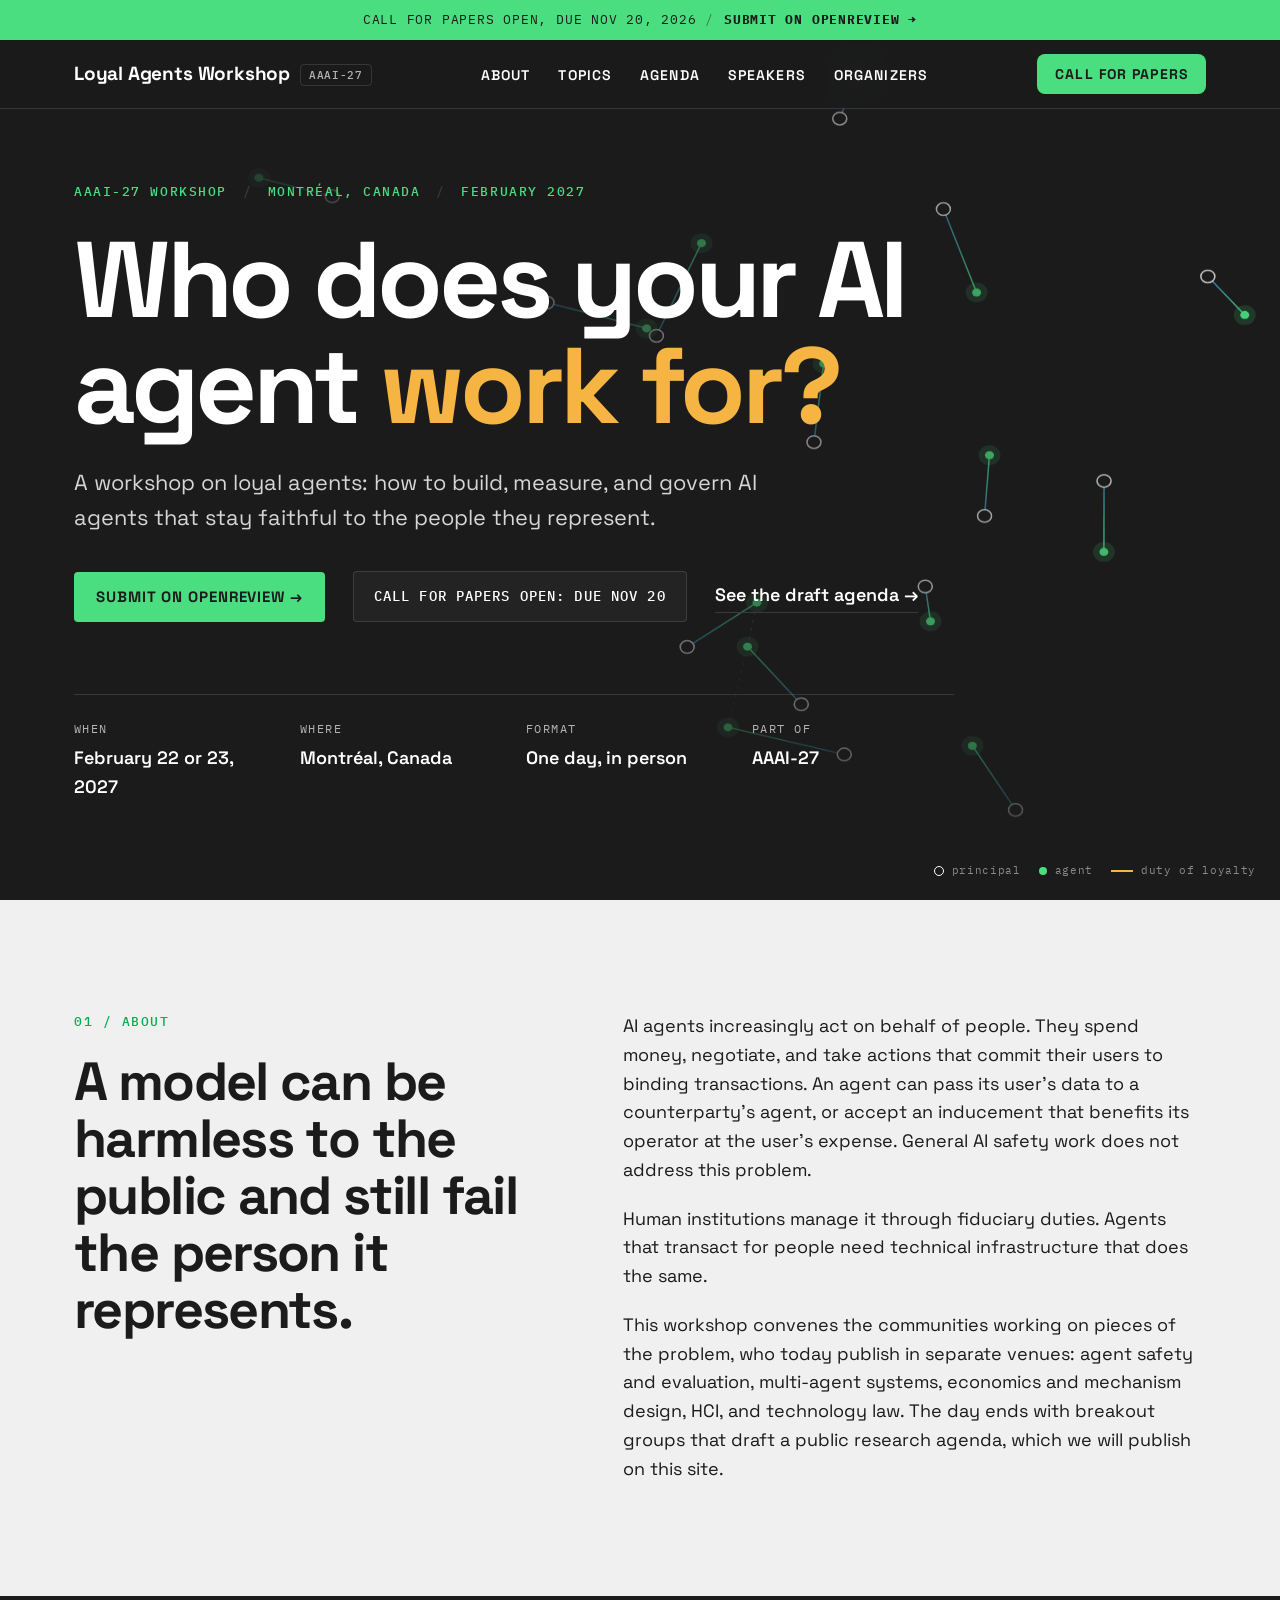
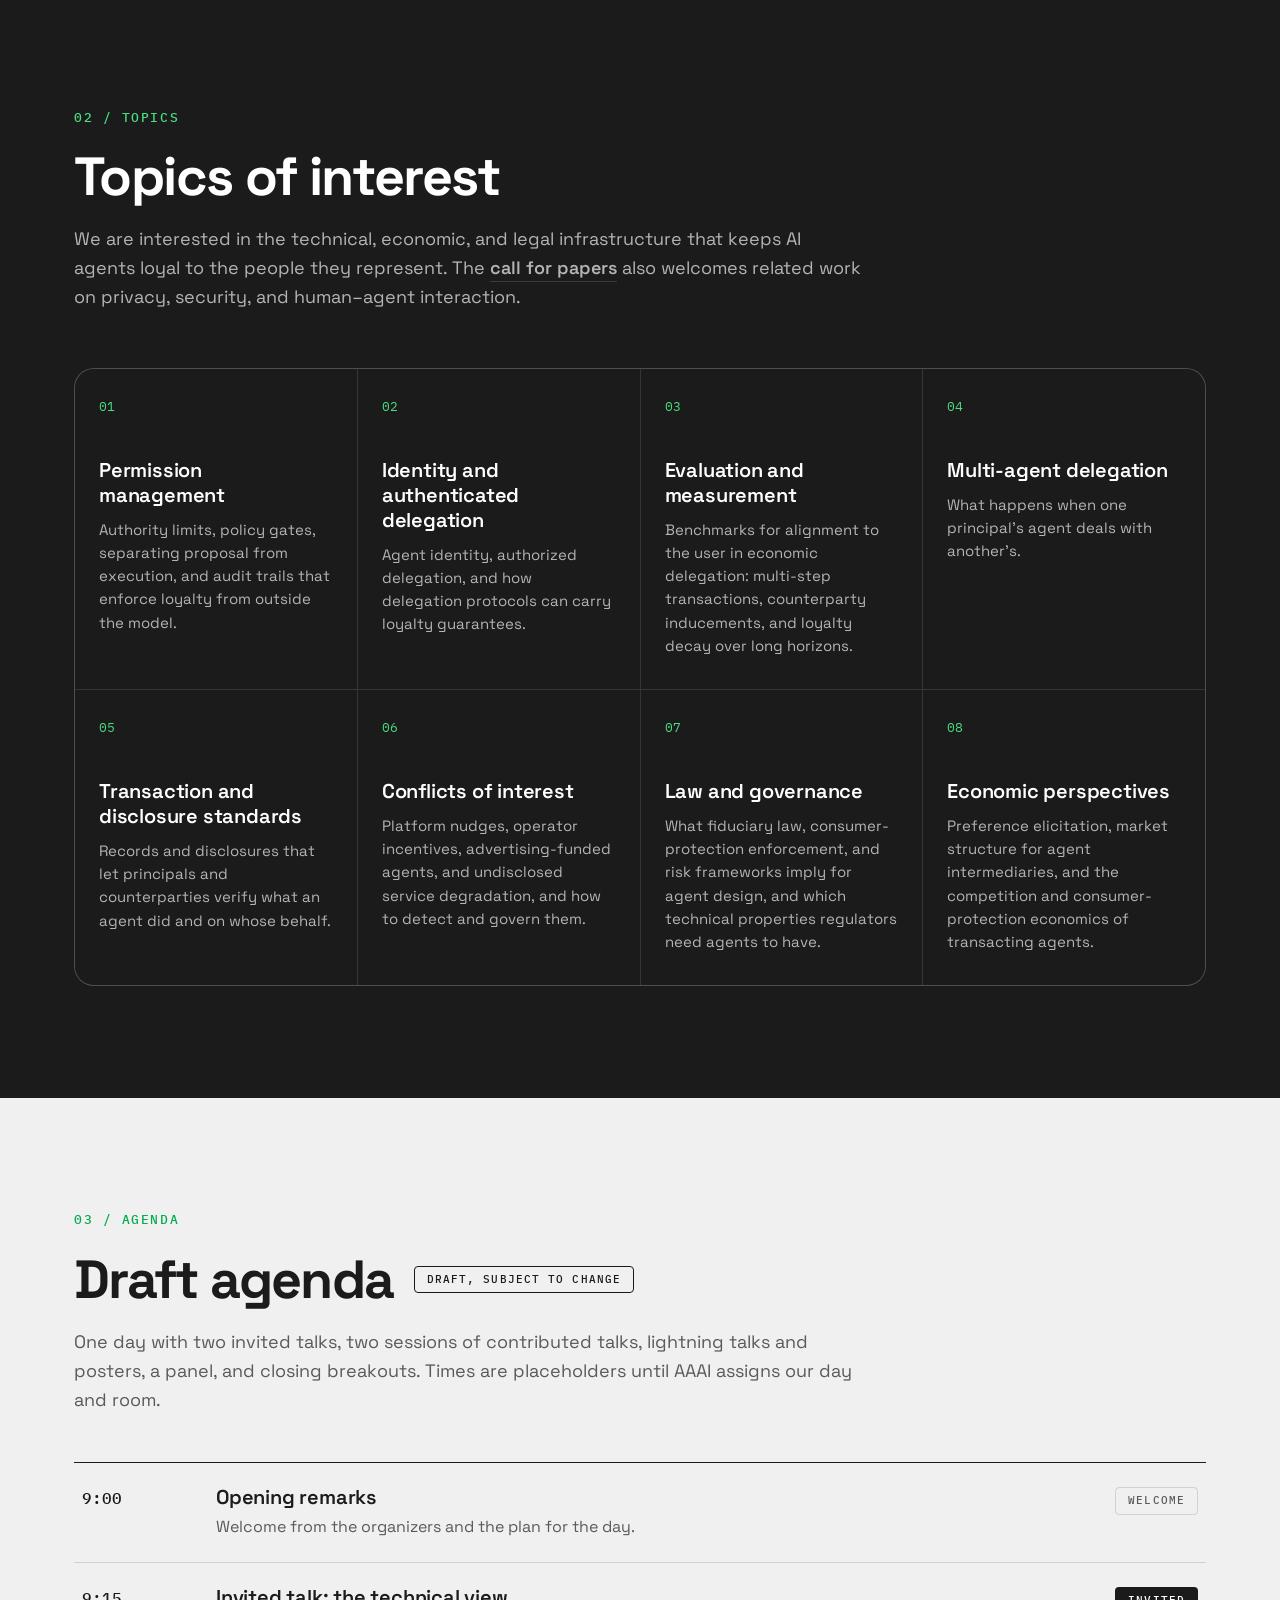
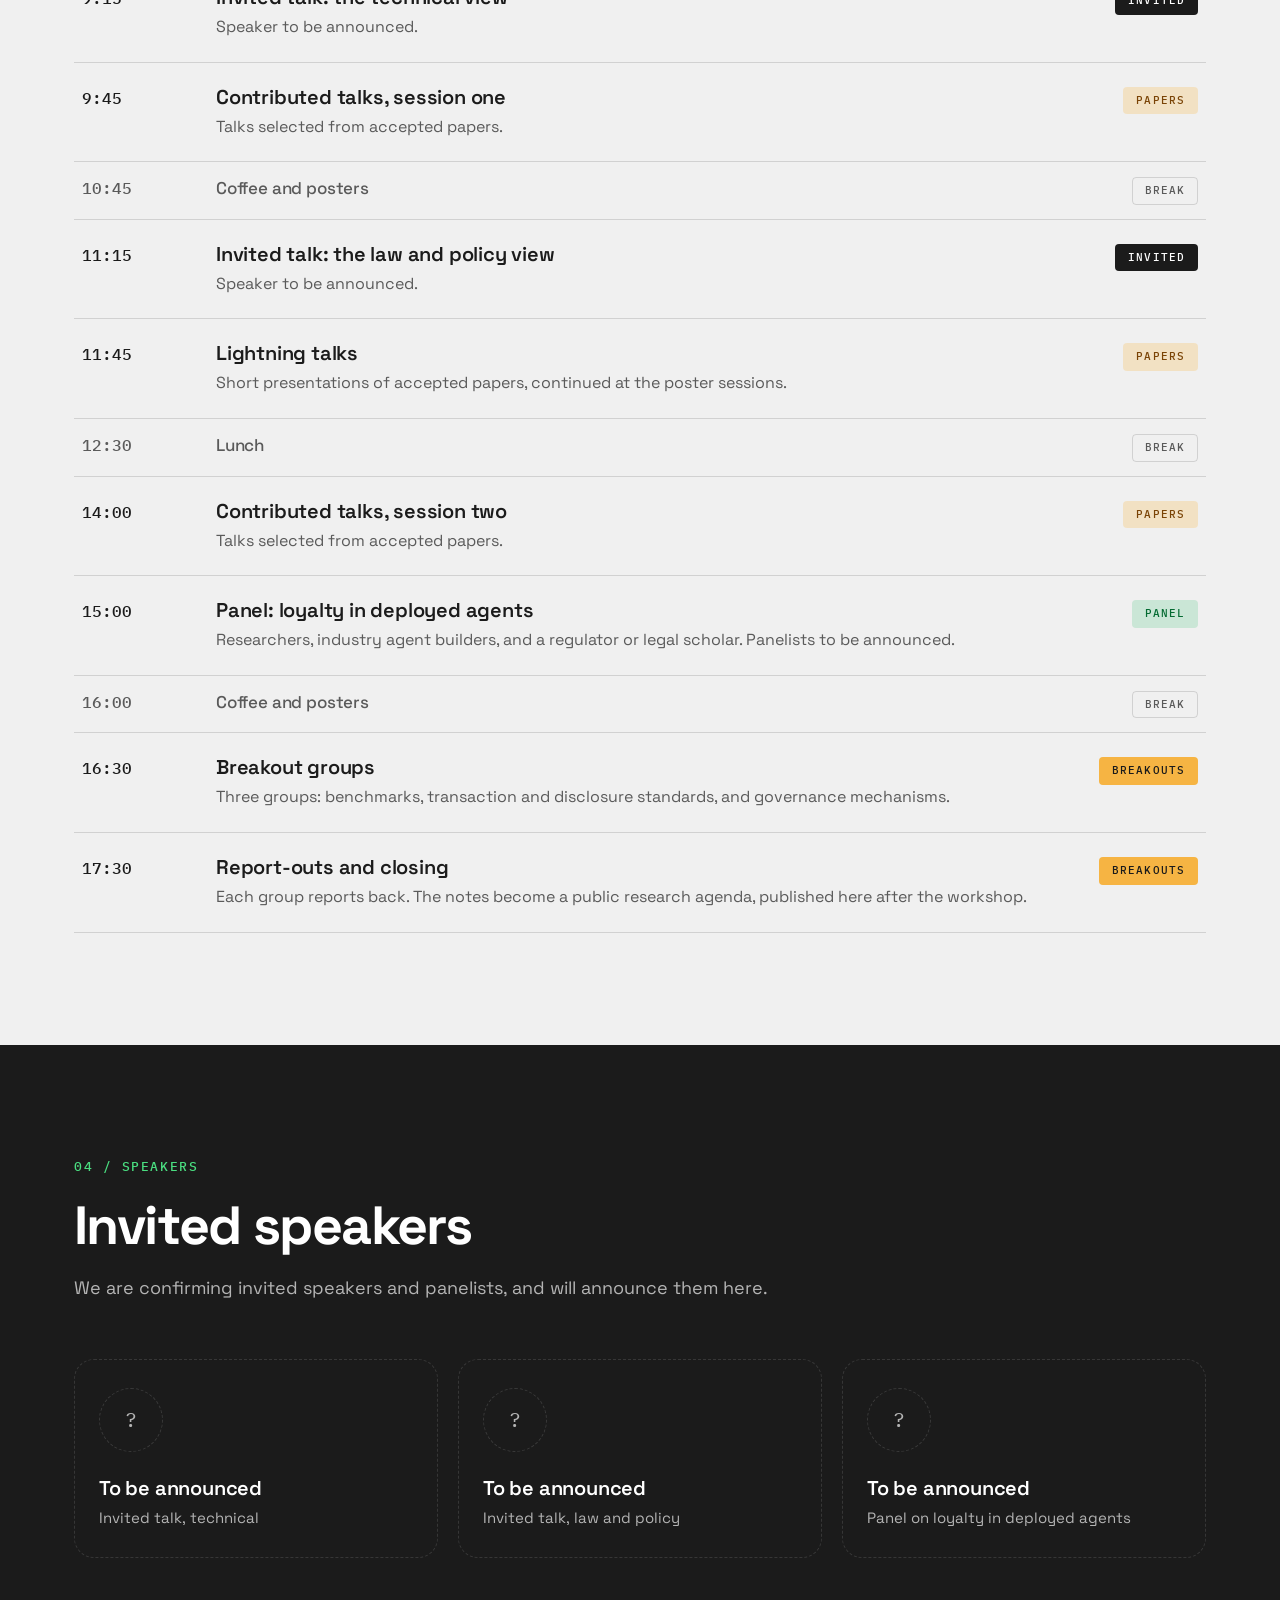
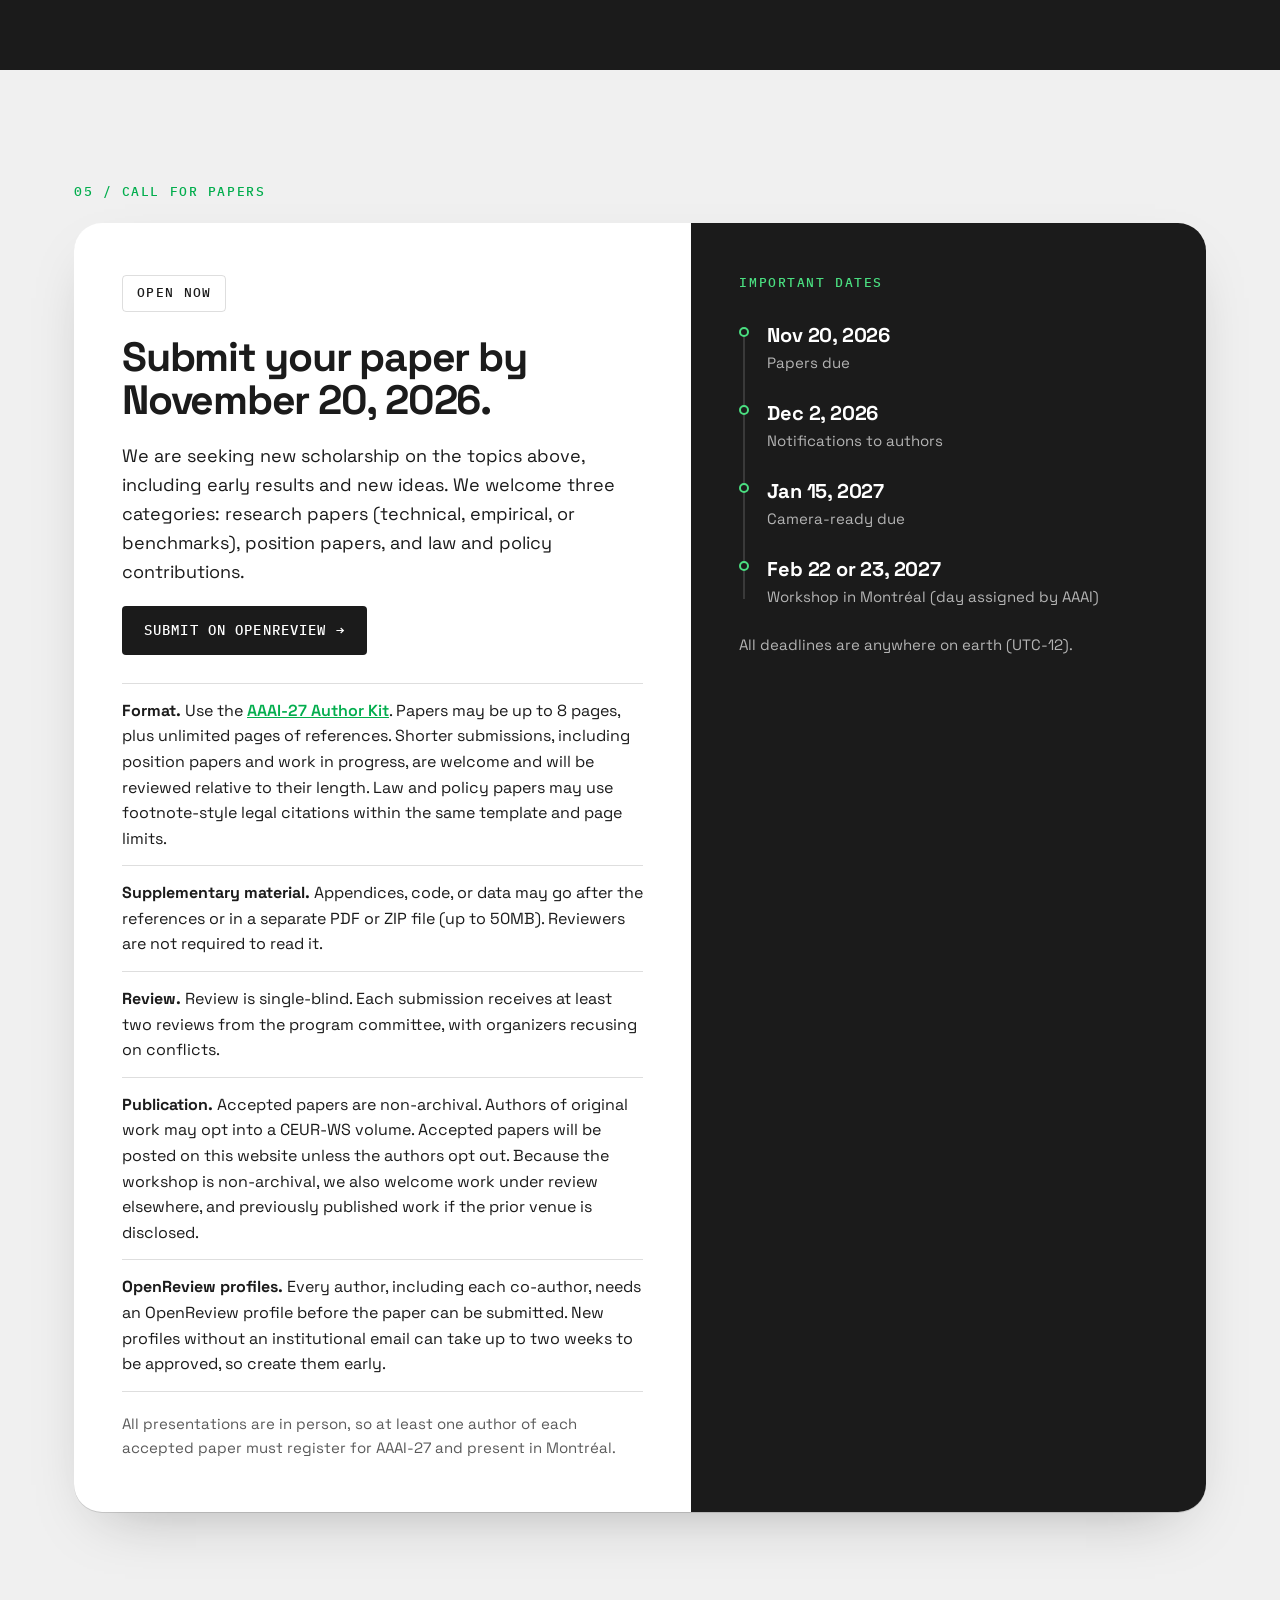
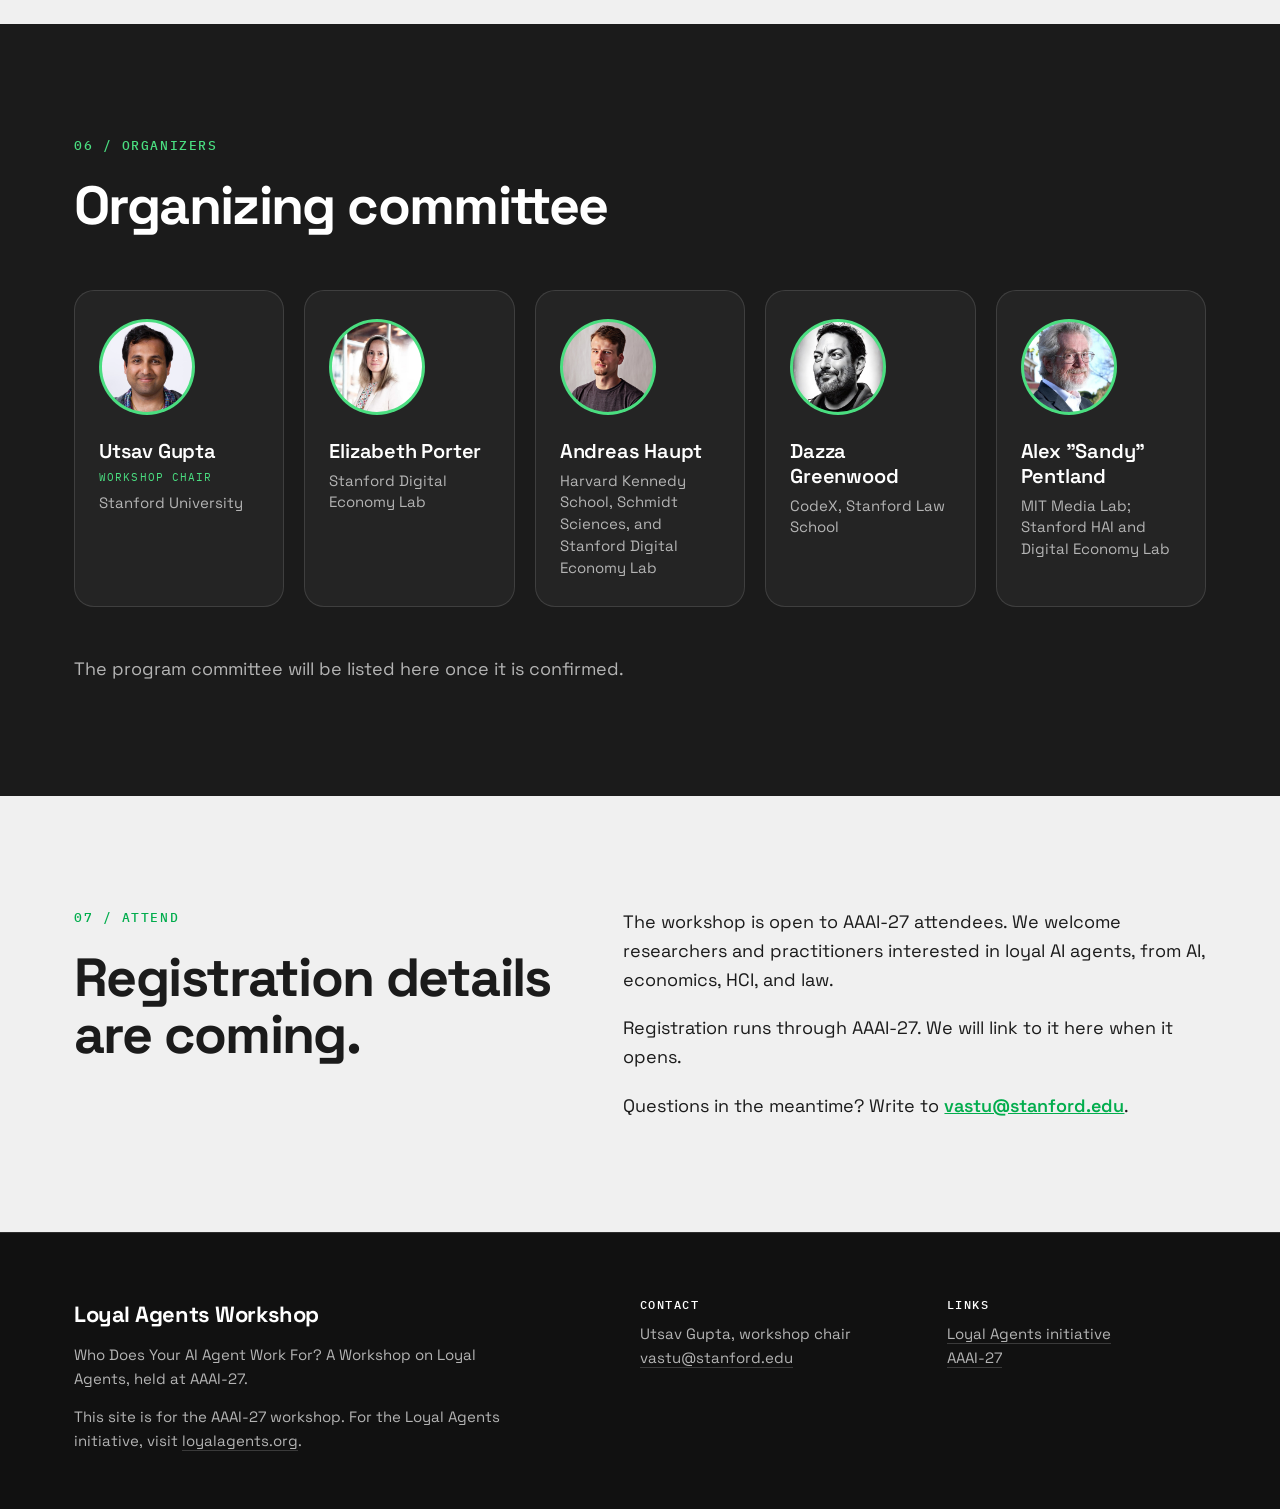
<file: index.html>
<!DOCTYPE html>
<html lang="en">
<head>
  <meta charset="UTF-8">
  <meta name="viewport" content="width=device-width, initial-scale=1">
  <title>Who Does Your AI Agent Work For? A Workshop on Loyal Agents | AAAI-27</title>
  <meta name="description" content="Who Does Your AI Agent Work For? A one-day AAAI-27 workshop on building, measuring, and governing AI agents that stay loyal to the people they represent. Montréal, February 2027. Call for papers open until November 20, 2026.">
  <link rel="canonical" href="https://loyalagents.github.io/aaai27/">
  <meta property="og:site_name" content="Loyal Agents Workshop at AAAI-27">
  <meta property="og:title" content="Who Does Your AI Agent Work For? A Workshop on Loyal Agents | AAAI-27">
  <meta property="og:description" content="A one-day AAAI-27 workshop in Montréal, February 2027. Submissions are open on OpenReview until November 20, 2026.">
  <meta property="og:type" content="website">
  <meta property="og:url" content="https://loyalagents.github.io/aaai27/">
  <meta property="og:locale" content="en_US">
  <meta property="og:image" content="https://loyalagents.github.io/aaai27/share-card.png">
  <meta property="og:image:type" content="image/png">
  <meta property="og:image:width" content="1200">
  <meta property="og:image:height" content="630">
  <meta property="og:image:alt" content="Who does your AI agent work for? A workshop on loyal agents at AAAI-27, Montréal, February 2027. Call for papers open: submit by November 20, 2026, on OpenReview.">
  <meta name="twitter:card" content="summary_large_image">
  <meta name="twitter:title" content="Who Does Your AI Agent Work For? A Workshop on Loyal Agents | AAAI-27">
  <meta name="twitter:description" content="A one-day AAAI-27 workshop in Montréal, February 2027. Submissions are open on OpenReview until November 20, 2026.">
  <meta name="twitter:image" content="https://loyalagents.github.io/aaai27/share-card.png">
  <meta name="twitter:image:alt" content="Who does your AI agent work for? A workshop on loyal agents at AAAI-27, Montréal, February 2027. Call for papers open: submit by November 20, 2026, on OpenReview.">
  <meta name="theme-color" content="#1b1b1b">
  <link rel="icon" href="favicon.svg" type="image/svg+xml">
  <link rel="apple-touch-icon" href="apple-touch-icon.png">
  <script type="application/ld+json">
  {
    "@context": "https://schema.org",
    "@type": "Event",
    "name": "Who Does Your AI Agent Work For? A Workshop on Loyal Agents",
    "description": "A one-day AAAI-27 workshop on building, measuring, and governing AI agents that stay loyal to the people they represent. Held on February 22 or 23, 2027; AAAI assigns the day.",
    "url": "https://loyalagents.github.io/aaai27/",
    "image": "https://loyalagents.github.io/aaai27/share-card.png",
    "startDate": "2027-02-22",
    "endDate": "2027-02-23",
    "eventStatus": "https://schema.org/EventScheduled",
    "eventAttendanceMode": "https://schema.org/OfflineEventAttendanceMode",
    "location": {
      "@type": "Place",
      "name": "AAAI-27, Montréal",
      "address": {
        "@type": "PostalAddress",
        "addressLocality": "Montréal",
        "addressRegion": "QC",
        "addressCountry": "CA"
      }
    },
    "superEvent": {
      "@type": "Event",
      "name": "AAAI-27: The 41st Annual AAAI Conference on Artificial Intelligence",
      "url": "https://aaai.org/conference/aaai/aaai-27/"
    },
    "organizer": {
      "@type": "Organization",
      "name": "Loyal Agents",
      "url": "https://loyalagents.org"
    },
    "inLanguage": "en"
  }
  </script>
  <link rel="preconnect" href="https://fonts.googleapis.com">
  <link rel="preconnect" href="https://fonts.gstatic.com" crossorigin>
  <link rel="stylesheet" href="https://fonts.googleapis.com/css2?family=IBM+Plex+Mono:wght@400;500&family=Space+Grotesk:wght@400;500;600;700&display=swap">
  <link rel="stylesheet" href="styles.css">
</head>
<body>

  <a class="banner" href="https://openreview.net/group?id=AAAI.org/2027/Workshop/LoyalAgents">
    <span class="banner-note">Call for papers open, due Nov 20, 2026 <span class="sep">/</span></span>
    <strong>Submit on OpenReview <span aria-hidden="true">→</span></strong>
  </a>

  <header class="nav">
    <a class="nav-brand" href="#top">Loyal Agents Workshop<span class="nav-brand-tag">AAAI-27</span></a>
    <nav aria-label="Page sections">
      <ul class="nav-links">
        <li><a href="#about">About</a></li>
        <li><a href="#topics">Topics</a></li>
        <li><a href="#agenda">Agenda</a></li>
        <li><a href="#speakers">Speakers</a></li>
        <li><a href="#organizers">Organizers</a></li>
      </ul>
    </nav>
    <a class="nav-cta" href="#cfp">Call for papers</a>
  </header>

  <main id="top">

    <!-- Hero -->
    <section class="hero">
      <canvas class="hero-canvas" id="tethers" aria-hidden="true"></canvas>
      <div class="hero-shade" aria-hidden="true"></div>
      <div class="wrap hero-inner">
        <p class="eyebrow">AAAI-27 Workshop <span class="sep">/</span> Montréal, Canada <span class="sep">/</span> February 2027</p>
        <h1>Who does your AI agent <span class="accent">work for?</span></h1>
        <p class="hero-sub">A workshop on loyal agents: how to build, measure, and govern AI agents that stay faithful to the people they represent.</p>
        <div class="hero-actions">
          <a class="hero-submit" href="https://openreview.net/group?id=AAAI.org/2027/Workshop/LoyalAgents">Submit on OpenReview <span aria-hidden="true">→</span></a>
          <a class="status" href="#cfp">Call for papers open: due Nov 20</a>
          <a class="text-link" href="#agenda">See the draft agenda <span aria-hidden="true">→</span></a>
        </div>
        <dl class="facts">
          <div><dt>When</dt><dd>February 22 or 23, 2027</dd></div>
          <div><dt>Where</dt><dd>Montréal, Canada</dd></div>
          <div><dt>Format</dt><dd>One day, in person</dd></div>
          <div><dt>Part of</dt><dd>AAAI-27</dd></div>
        </dl>
      </div>
      <p class="legend" aria-hidden="true"><span class="lg-ring"></span>principal <span class="lg-dot"></span>agent <span class="lg-line"></span>duty of loyalty</p>
    </section>

    <!-- About -->
    <section class="section light" id="about">
      <div class="wrap two-col">
        <div>
          <p class="kicker">01 / About</p>
          <h2>A model can be harmless to the public and still fail the person it represents.</h2>
        </div>
        <div class="prose">
          <p>AI agents increasingly act on behalf of people. They spend money, negotiate, and take actions that commit their users to binding transactions. An agent can pass its user's data to a counterparty's agent, or accept an inducement that benefits its operator at the user's expense. General AI safety work does not address this problem.</p>
          <p>Human institutions manage it through fiduciary duties. Agents that transact for people need technical infrastructure that does the same.</p>
          <p>This workshop convenes the communities working on pieces of the problem, who today publish in separate venues: agent safety and evaluation, multi-agent systems, economics and mechanism design, HCI, and technology law. The day ends with breakout groups that draft a public research agenda, which we will publish on this site.</p>
        </div>
      </div>
    </section>

    <!-- Topics -->
    <section class="section dark" id="topics">
      <div class="wrap">
        <p class="kicker">02 / Topics</p>
        <h2>Topics of interest</h2>
        <p class="lede">We are interested in the technical, economic, and legal infrastructure that keeps AI agents loyal to the people they represent. The <a class="text-link" href="#cfp">call for papers</a> also welcomes related work on privacy, security, and human–agent interaction.</p>
        <ol class="topics">
          <li><span class="num">01</span><h3>Permission management</h3><p>Authority limits, policy gates, separating proposal from execution, and audit trails that enforce loyalty from outside the model.</p></li>
          <li><span class="num">02</span><h3>Identity and authenticated delegation</h3><p>Agent identity, authorized delegation, and how delegation protocols can carry loyalty guarantees.</p></li>
          <li><span class="num">03</span><h3>Evaluation and measurement</h3><p>Benchmarks for alignment to the user in economic delegation: multi-step transactions, counterparty inducements, and loyalty decay over long horizons.</p></li>
          <li><span class="num">04</span><h3>Multi-agent delegation</h3><p>What happens when one principal's agent deals with another's.</p></li>
          <li><span class="num">05</span><h3>Transaction and disclosure standards</h3><p>Records and disclosures that let principals and counterparties verify what an agent did and on whose behalf.</p></li>
          <li><span class="num">06</span><h3>Conflicts of interest</h3><p>Platform nudges, operator incentives, advertising-funded agents, and undisclosed service degradation, and how to detect and govern them.</p></li>
          <li><span class="num">07</span><h3>Law and governance</h3><p>What fiduciary law, consumer-protection enforcement, and risk frameworks imply for agent design, and which technical properties regulators need agents to have.</p></li>
          <li><span class="num">08</span><h3>Economic perspectives</h3><p>Preference elicitation, market structure for agent intermediaries, and the competition and consumer-protection economics of transacting agents.</p></li>
        </ol>
      </div>
    </section>

    <!-- Agenda -->
    <section class="section light" id="agenda">
      <div class="wrap">
        <p class="kicker">03 / Agenda</p>
        <div class="head-row">
          <h2>Draft agenda</h2>
          <span class="tag tag-draft">Draft, subject to change</span>
        </div>
        <p class="lede">One day with two invited talks, two sessions of contributed talks, lightning talks and posters, a panel, and closing breakouts. Times are placeholders until AAAI assigns our day and room.</p>
        <ol class="agenda">
          <li><time>9:00</time><div><h3>Opening remarks</h3><p>Welcome from the organizers and the plan for the day.</p></div><span class="tag">Welcome</span></li>
          <li><time>9:15</time><div><h3>Invited talk: the technical view</h3><p>Speaker to be announced.</p></div><span class="tag tag-talk">Invited</span></li>
          <li><time>9:45</time><div><h3>Contributed talks, session one</h3><p>Talks selected from accepted papers.</p></div><span class="tag tag-papers">Papers</span></li>
          <li class="break"><time>10:45</time><div><h3>Coffee and posters</h3></div><span class="tag">Break</span></li>
          <li><time>11:15</time><div><h3>Invited talk: the law and policy view</h3><p>Speaker to be announced.</p></div><span class="tag tag-talk">Invited</span></li>
          <li><time>11:45</time><div><h3>Lightning talks</h3><p>Short presentations of accepted papers, continued at the poster sessions.</p></div><span class="tag tag-papers">Papers</span></li>
          <li class="break"><time>12:30</time><div><h3>Lunch</h3></div><span class="tag">Break</span></li>
          <li><time>14:00</time><div><h3>Contributed talks, session two</h3><p>Talks selected from accepted papers.</p></div><span class="tag tag-papers">Papers</span></li>
          <li><time>15:00</time><div><h3>Panel: loyalty in deployed agents</h3><p>Researchers, industry agent builders, and a regulator or legal scholar. Panelists to be announced.</p></div><span class="tag tag-panel">Panel</span></li>
          <li class="break"><time>16:00</time><div><h3>Coffee and posters</h3></div><span class="tag">Break</span></li>
          <li><time>16:30</time><div><h3>Breakout groups</h3><p>Three groups: benchmarks, transaction and disclosure standards, and governance mechanisms.</p></div><span class="tag tag-breakout">Breakouts</span></li>
          <li><time>17:30</time><div><h3>Report-outs and closing</h3><p>Each group reports back. The notes become a public research agenda, published here after the workshop.</p></div><span class="tag tag-breakout">Breakouts</span></li>
        </ol>
      </div>
    </section>

    <!-- Speakers -->
    <section class="section dark" id="speakers">
      <div class="wrap">
        <p class="kicker">04 / Speakers</p>
        <h2>Invited speakers</h2>
        <p class="lede">We are confirming invited speakers and panelists, and will announce them here.</p>
        <ul class="speakers">
          <li><div class="avatar ghost" aria-hidden="true">?</div><h3>To be announced</h3><p>Invited talk, technical</p></li>
          <li><div class="avatar ghost" aria-hidden="true">?</div><h3>To be announced</h3><p>Invited talk, law and policy</p></li>
          <li><div class="avatar ghost" aria-hidden="true">?</div><h3>To be announced</h3><p>Panel on loyalty in deployed agents</p></li>
        </ul>
      </div>
    </section>

    <!-- CFP -->
    <section class="section light" id="cfp">
      <div class="wrap">
        <p class="kicker">05 / Call for papers</p>
        <div class="cfp-card">
          <div class="cfp-main">
            <span class="status on-light">Open now</span>
            <h2>Submit your paper by November 20, 2026.</h2>
            <p>We are seeking new scholarship on the topics above, including early results and new ideas. We welcome three categories: research papers (technical, empirical, or benchmarks), position papers, and law and policy contributions.</p>
            <p><a class="cfp-submit" href="https://openreview.net/group?id=AAAI.org/2027/Workshop/LoyalAgents">Submit on OpenReview <span aria-hidden="true">→</span></a></p>
            <ul class="cfp-list">
              <li><strong>Format.</strong> Use the <a href="https://aaai.org/authorkit27/">AAAI-27 Author Kit</a>. Papers may be up to 8 pages, plus unlimited pages of references. Shorter submissions, including position papers and work in progress, are welcome and will be reviewed relative to their length. Law and policy papers may use footnote-style legal citations within the same template and page limits.</li>
              <li><strong>Supplementary material.</strong> Appendices, code, or data may go after the references or in a separate PDF or ZIP file (up to 50MB). Reviewers are not required to read it.</li>
              <li><strong>Review.</strong> Review is single-blind. Each submission receives at least two reviews from the program committee, with organizers recusing on conflicts.</li>
              <li><strong>Publication.</strong> Accepted papers are non-archival. Authors of original work may opt into a CEUR-WS volume. Accepted papers will be posted on this website unless the authors opt out. Because the workshop is non-archival, we also welcome work under review elsewhere, and previously published work if the prior venue is disclosed.</li>
              <li><strong>OpenReview profiles.</strong> Every author, including each co-author, needs an OpenReview profile before the paper can be submitted. New profiles without an institutional email can take up to two weeks to be approved, so create them early.</li>
            </ul>
            <p class="small">All presentations are in person, so at least one author of each accepted paper must register for AAAI-27 and present in Montréal.</p>
          </div>
          <div class="cfp-dates">
            <h3>Important dates</h3>
            <ol class="dates">
              <li><time datetime="2026-11-20">Nov 20, 2026</time><span>Papers due</span></li>
              <li><time datetime="2026-12-02">Dec 2, 2026</time><span>Notifications to authors</span></li>
              <li><time datetime="2027-01-15">Jan 15, 2027</time><span>Camera-ready due</span></li>
              <li><time datetime="2027-02-22">Feb 22 or 23, 2027</time><span>Workshop in Montréal (day assigned by AAAI)</span></li>
            </ol>
            <p class="small">All deadlines are anywhere on earth (UTC-12).</p>
          </div>
        </div>
      </div>
    </section>

    <!-- Organizers -->
    <section class="section dark" id="organizers">
      <div class="wrap">
        <p class="kicker">06 / Organizers</p>
        <h2>Organizing committee</h2>
        <ul class="people">
          <li><img class="photo" src="images/utsav-gupta.jpg" alt="Utsav Gupta" width="96" height="96" loading="lazy"><h3>Utsav Gupta</h3><p class="role">Workshop chair</p><p>Stanford University</p></li>
          <li><img class="photo" src="images/beth-porter.jpg" alt="Elizabeth Porter" width="96" height="96" loading="lazy"><h3>Elizabeth Porter</h3><p>Stanford Digital Economy Lab</p></li>
          <li><img class="photo" src="images/andreas-haupt.jpg" alt="Andreas Haupt" width="96" height="96" loading="lazy"><h3>Andreas Haupt</h3><p>Harvard Kennedy School, Schmidt Sciences, and Stanford Digital Economy Lab</p></li>
          <li><img class="photo" src="images/dazza-greenwood.jpg" alt="Dazza Greenwood" width="96" height="96" loading="lazy"><h3>Dazza Greenwood</h3><p>CodeX, Stanford Law School</p></li>
          <li><img class="photo" src="images/sandy-pentland.jpg" alt="Sandy Pentland" width="96" height="96" loading="lazy"><h3>Alex "Sandy" Pentland</h3><p>MIT Media Lab; Stanford HAI and Digital Economy Lab</p></li>
        </ul>
        <p class="lede after">The program committee will be listed here once it is confirmed.</p>
      </div>
    </section>

    <!-- Attend -->
    <section class="section light" id="attend">
      <div class="wrap two-col">
        <div>
          <p class="kicker">07 / Attend</p>
          <h2>Registration details are coming.</h2>
        </div>
        <div class="prose">
          <p>The workshop is open to AAAI-27 attendees. We welcome researchers and practitioners interested in loyal AI agents, from AI, economics, HCI, and law.</p>
          <p>Registration runs through AAAI-27. We will link to it here when it opens.</p>
          <p>Questions in the meantime? Write to <a href="mailto:vastu@stanford.edu?subject=Loyal%20Agents%20workshop%20at%20AAAI-27">vastu@stanford.edu</a>.</p>
        </div>
      </div>
    </section>

  </main>

  <footer class="footer">
    <div class="wrap footer-inner">
      <div>
        <p class="footer-brand">Loyal Agents Workshop</p>
        <p>Who Does Your AI Agent Work For? A Workshop on Loyal Agents, held at AAAI-27.</p>
        <p class="footer-note">This site is for the AAAI-27 workshop. For the Loyal Agents initiative, visit <a href="https://loyalagents.org">loyalagents.org</a>.</p>
      </div>
      <div>
        <h3>Contact</h3>
        <p>Utsav Gupta, workshop chair<br><a href="mailto:vastu@stanford.edu">vastu@stanford.edu</a></p>
      </div>
      <div>
        <h3>Links</h3>
        <p><a href="https://loyalagents.org">Loyal Agents initiative</a><br><a href="https://aaai.org/conference/aaai/aaai-27/">AAAI-27</a></p>
      </div>
    </div>
  </footer>

  <script src="main.js" defer></script>
</body>
</html>
</file>
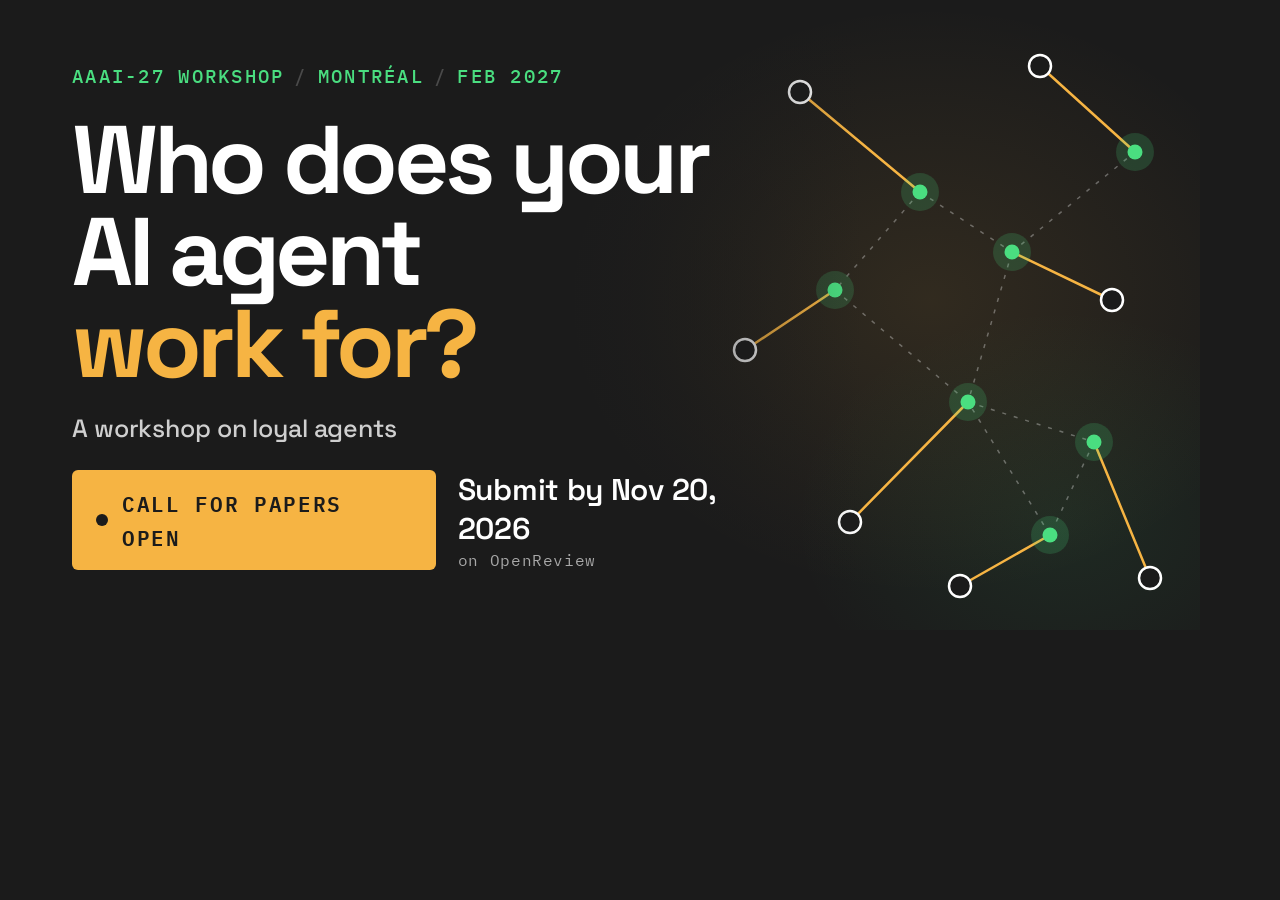
<file: share/card.html>
<!DOCTYPE html>
<!-- Source for share-card.png, the 1200x630 image shown when the site is shared. Rebuild with share/render.sh. -->
<html lang="en">
<head>
  <meta charset="UTF-8">
  <link rel="stylesheet" href="https://fonts.googleapis.com/css2?family=IBM+Plex+Mono:wght@400;500;600&family=Space+Grotesk:wght@500;600;700&display=block">
  <style>
    :root {
      --ink: #1b1b1b;
      --green: #4ade80;
      --amber: #f6b443;
      --sans: "Space Grotesk", sans-serif;
      --mono: "IBM Plex Mono", monospace;
    }
    * { margin: 0; padding: 0; box-sizing: border-box; }
    html, body { width: 1200px; height: 630px; overflow: hidden; }
    body {
      position: relative;
      background: var(--ink);
      color: #fff;
      font-family: var(--sans);
      -webkit-font-smoothing: antialiased;
    }
    .glow {
      position: absolute;
      inset: 0;
      background:
        radial-gradient(520px 420px at 930px 300px, rgba(246, 180, 67, 0.10), transparent 70%),
        radial-gradient(380px 300px at 1060px 520px, rgba(74, 222, 128, 0.08), transparent 70%);
    }
    svg.art { position: absolute; inset: 0; }
    .shade {
      position: absolute;
      inset: 0;
      background: linear-gradient(90deg, rgba(27, 27, 27, 0.97) 0%, rgba(27, 27, 27, 0.85) 46%, rgba(27, 27, 27, 0) 72%);
    }
    .content {
      position: absolute;
      left: 72px;
      top: 64px;
      bottom: 60px;
      width: 720px;
      display: flex;
      flex-direction: column;
    }
    .eyebrow {
      font-family: var(--mono);
      font-size: 19px;
      font-weight: 500;
      letter-spacing: 0.12em;
      text-transform: uppercase;
      color: var(--green);
    }
    .eyebrow .sep { color: #4a4a4a; margin: 0 10px; }
    h1 {
      margin-top: 26px;
      font-size: 96px;
      font-weight: 700;
      line-height: 0.96;
      letter-spacing: -0.045em;
    }
    h1 .accent { color: var(--amber); }
    .sub {
      margin-top: 22px;
      font-size: 25px;
      font-weight: 500;
      color: #cfcfcf;
      letter-spacing: -0.005em;
    }
    .cta {
      margin-top: auto;
      display: flex;
      align-items: center;
      gap: 22px;
    }
    .pill {
      display: flex;
      align-items: center;
      gap: 14px;
      padding: 16px 24px;
      border-radius: 6px;
      background: var(--amber);
      color: var(--ink);
      font-family: var(--mono);
      font-size: 21px;
      font-weight: 600;
      letter-spacing: 0.08em;
      text-transform: uppercase;
    }
    .pill .dot {
      width: 12px;
      height: 12px;
      border-radius: 50%;
      background: var(--ink);
    }
    .deadline {
      font-size: 30px;
      font-weight: 600;
      letter-spacing: -0.01em;
    }
    .deadline small {
      display: block;
      margin-top: 2px;
      font-family: var(--mono);
      font-size: 16px;
      font-weight: 400;
      letter-spacing: 0.04em;
      color: #a8a8a8;
    }
  </style>
</head>
<body>
  <div class="glow"></div>

  <!-- principals (rings) tethered to their agents (green dots); dashed lines are agents dealing with each other -->
  <svg class="art" width="1200" height="630" viewBox="0 0 1200 630">
    <g stroke="rgba(255,255,255,0.32)" stroke-width="1.5" stroke-dasharray="4 8" fill="none">
      <line x1="920" y1="192" x2="1012" y2="252"/>
      <line x1="1012" y1="252" x2="968" y2="402"/>
      <line x1="968" y1="402" x2="1094" y2="442"/>
      <line x1="920" y1="192" x2="835" y2="290"/>
      <line x1="835" y1="290" x2="968" y2="402"/>
      <line x1="1094" y1="442" x2="1050" y2="535"/>
      <line x1="1012" y1="252" x2="1135" y2="152"/>
      <line x1="1050" y1="535" x2="968" y2="402"/>
    </g>
    <g stroke="#f6b443" stroke-width="2.5" stroke-linecap="round">
      <line x1="800" y1="92" x2="920" y2="192"/>
      <line x1="1112" y1="300" x2="1012" y2="252"/>
      <line x1="850" y1="522" x2="968" y2="402"/>
      <line x1="1150" y1="578" x2="1094" y2="442"/>
      <line x1="745" y1="350" x2="835" y2="290"/>
      <line x1="960" y1="586" x2="1050" y2="535"/>
      <line x1="1040" y1="66" x2="1135" y2="152"/>
    </g>
    <g fill="#1b1b1b" stroke="#ffffff" stroke-width="2.5">
      <circle cx="800" cy="92" r="11"/>
      <circle cx="1112" cy="300" r="11"/>
      <circle cx="850" cy="522" r="11"/>
      <circle cx="1150" cy="578" r="11"/>
      <circle cx="745" cy="350" r="11"/>
      <circle cx="960" cy="586" r="11"/>
      <circle cx="1040" cy="66" r="11"/>
    </g>
    <g fill="rgba(74,222,128,0.18)">
      <circle cx="920" cy="192" r="19"/>
      <circle cx="1012" cy="252" r="19"/>
      <circle cx="968" cy="402" r="19"/>
      <circle cx="1094" cy="442" r="19"/>
      <circle cx="835" cy="290" r="19"/>
      <circle cx="1050" cy="535" r="19"/>
      <circle cx="1135" cy="152" r="19"/>
    </g>
    <g fill="#4ade80">
      <circle cx="920" cy="192" r="7.5"/>
      <circle cx="1012" cy="252" r="7.5"/>
      <circle cx="968" cy="402" r="7.5"/>
      <circle cx="1094" cy="442" r="7.5"/>
      <circle cx="835" cy="290" r="7.5"/>
      <circle cx="1050" cy="535" r="7.5"/>
      <circle cx="1135" cy="152" r="7.5"/>
    </g>
  </svg>

  <div class="shade"></div>

  <div class="content">
    <p class="eyebrow">AAAI-27 Workshop<span class="sep">/</span>Montréal<span class="sep">/</span>Feb 2027</p>
    <h1>Who does your<br>AI agent<br><span class="accent">work for?</span></h1>
    <p class="sub">A workshop on loyal agents</p>
    <div class="cta">
      <div class="pill"><span class="dot"></span>Call for papers open</div>
      <p class="deadline">Submit by Nov 20, 2026<small>on OpenReview</small></p>
    </div>
  </div>
</body>
</html>
</file>
<file: styles.css>
/* Loyal Agents workshop at AAAI-27
   Near-black ink and light gray paper, with green for agents and
   amber as the workshop's own accent. */

:root {
  --ink: #1b1b1b;
  --ink-2: #242424;
  --ink-3: #3a3a3a;
  --paper: #f0f0f0;
  --white: #ffffff;
  --muted-on-dark: #b4b4b4;
  --muted-on-light: #5a5a5a;
  --line-on-dark: rgba(255, 255, 255, 0.12);
  --line-on-light: rgba(27, 27, 27, 0.14);
  --green: #4ade80;
  --green-deep: #02ad4d;
  --amber: #f6b443;
  --amber-deep: #7a4406;
  --sans: "Space Grotesk", ui-sans-serif, system-ui, -apple-system, "Segoe UI", sans-serif;
  --mono: "IBM Plex Mono", ui-monospace, SFMono-Regular, Menlo, monospace;
  --radius: 20px;
}

*, *::before, *::after { box-sizing: border-box; }

html { scroll-behavior: smooth; scroll-padding-top: 128px; }

body {
  margin: 0;
  background: var(--ink);
  color: var(--white);
  font-family: var(--sans);
  font-size: 18px;
  line-height: 1.6;
  -webkit-font-smoothing: antialiased;
}

h1, h2, h3, p, ul, ol, dl, dd { margin: 0; padding: 0; }
ul, ol { list-style: none; }
a { color: inherit; }

.wrap {
  width: 100%;
  max-width: 1180px;
  margin: 0 auto;
  padding: 0 24px;
}

/* ---------- Nav ---------- */

.banner {
  position: fixed;
  top: 0;
  left: 0;
  right: 0;
  z-index: 101;
  display: flex;
  align-items: center;
  justify-content: center;
  gap: 10px;
  height: 40px;
  padding: 0 16px;
  background: var(--green);
  color: var(--ink);
  font-family: var(--mono);
  font-size: 13px;
  letter-spacing: 0.06em;
  text-transform: uppercase;
  text-decoration: none;
  white-space: nowrap;
  transition: background 0.2s;
}

.banner:hover { background: var(--white); }
.banner .sep { opacity: 0.5; }

.nav {
  position: fixed;
  top: 40px;
  left: 0;
  right: 0;
  z-index: 100;
  display: flex;
  align-items: center;
  justify-content: space-between;
  gap: 24px;
  padding: 14px max(24px, calc((100% - 1180px) / 2 + 24px));
  background: rgba(27, 27, 27, 0.86);
  border-bottom: 1px solid var(--line-on-dark);
  backdrop-filter: blur(12px);
  -webkit-backdrop-filter: blur(12px);
}

.nav-brand {
  font-weight: 700;
  font-size: 19px;
  letter-spacing: -0.01em;
  text-decoration: none;
  white-space: nowrap;
}

.nav-brand-tag {
  margin-left: 10px;
  padding: 3px 8px;
  border: 1px solid var(--line-on-dark);
  border-radius: 4px;
  font-family: var(--mono);
  font-size: 11px;
  font-weight: 500;
  letter-spacing: 0.06em;
  color: var(--muted-on-dark);
  vertical-align: middle;
}

.nav-links { display: flex; gap: 28px; }

.nav-links a {
  font-size: 14px;
  font-weight: 600;
  letter-spacing: 0.08em;
  text-transform: uppercase;
  text-decoration: none;
  transition: color 0.2s;
}

.nav-links a:hover { color: var(--green); }

.nav-cta {
  padding: 9px 18px;
  border-radius: 8px;
  background: var(--green);
  color: var(--ink);
  font-size: 14px;
  font-weight: 700;
  letter-spacing: 0.08em;
  text-transform: uppercase;
  text-decoration: none;
  white-space: nowrap;
  transition: background 0.2s;
}

.nav-cta:hover { background: var(--white); }

/* ---------- Hero ---------- */

.hero {
  position: relative;
  min-height: 100vh;
  min-height: 100svh;
  display: flex;
  align-items: center;
  overflow: hidden;
  background: var(--ink);
}

.hero-canvas {
  position: absolute;
  inset: 0;
  width: 100%;
  height: 100%;
}

.hero-shade {
  position: absolute;
  inset: 0;
  background:
    linear-gradient(90deg, rgba(27, 27, 27, 0.92) 0%, rgba(27, 27, 27, 0.6) 48%, rgba(27, 27, 27, 0.05) 100%),
    linear-gradient(0deg, rgba(27, 27, 27, 0.9) 0%, rgba(27, 27, 27, 0) 28%);
  pointer-events: none;
}

.hero-inner {
  position: relative;
  padding-top: 180px;
  padding-bottom: 96px;
}

.eyebrow, .kicker {
  font-family: var(--mono);
  font-size: 13px;
  font-weight: 500;
  letter-spacing: 0.12em;
  text-transform: uppercase;
}

.eyebrow { color: var(--green); }
.eyebrow .sep { color: var(--ink-3); margin: 0 6px; }

h1 {
  max-width: 13ch;
  margin-top: 24px;
  font-size: clamp(48px, 8.4vw, 116px);
  font-weight: 700;
  line-height: 0.98;
  letter-spacing: -0.04em;
}

.accent { color: var(--amber); }

.hero-sub {
  max-width: 34em;
  margin-top: 28px;
  font-size: clamp(18px, 1.7vw, 22px);
  color: #d6d6d6;
}

.hero-actions {
  display: flex;
  flex-wrap: wrap;
  align-items: center;
  gap: 16px 28px;
  margin-top: 36px;
}

.hero-submit {
  display: inline-block;
  padding: 13px 22px;
  border-radius: 4px;
  background: var(--green);
  color: var(--ink);
  font-size: 15px;
  font-weight: 700;
  letter-spacing: 0.06em;
  text-transform: uppercase;
  text-decoration: none;
  transition: background 0.2s;
}

.hero-submit:hover { background: var(--white); }

.status {
  display: inline-block;
  padding: 13px 20px;
  border: 1px solid var(--line-on-dark);
  border-radius: 4px;
  background: rgba(255, 255, 255, 0.04);
  font-family: var(--mono);
  font-size: 14px;
  font-weight: 500;
  letter-spacing: 0.08em;
  text-transform: uppercase;
  text-decoration: none;
  transition: background 0.2s, border-color 0.2s;
}

a.status:hover { background: rgba(255, 255, 255, 0.1); border-color: var(--white); }

.status.on-light {
  padding: 7px 14px;
  border-color: var(--line-on-light);
  background: transparent;
  font-size: 13px;
  letter-spacing: 0.1em;
}

.text-link {
  font-weight: 600;
  text-decoration: none;
  border-bottom: 1px solid var(--ink-3);
  padding-bottom: 2px;
  transition: border-color 0.2s, color 0.2s;
}

.text-link:hover { color: var(--green); border-color: var(--green); }

.facts {
  display: grid;
  grid-template-columns: repeat(4, minmax(0, 1fr));
  gap: 24px;
  max-width: 880px;
  margin-top: 72px;
  padding-top: 24px;
  border-top: 1px solid var(--line-on-dark);
}

.facts dt {
  font-family: var(--mono);
  font-size: 12px;
  letter-spacing: 0.12em;
  text-transform: uppercase;
  color: var(--muted-on-dark);
}

.facts dd { margin-top: 6px; font-weight: 600; }

.legend {
  position: absolute;
  right: 24px;
  bottom: 20px;
  display: flex;
  align-items: center;
  gap: 8px;
  font-family: var(--mono);
  font-size: 11px;
  letter-spacing: 0.06em;
  color: #8a8a8a;
}

.legend span { display: inline-block; margin-left: 10px; }
.lg-ring { width: 10px; height: 10px; border: 1.5px solid var(--white); border-radius: 50%; }
.lg-dot { width: 8px; height: 8px; background: var(--green); border-radius: 50%; }
.lg-line { width: 22px; height: 2px; background: var(--amber); }

/* ---------- Sections ---------- */

.section { padding: 112px 0; }
.section.light { background: var(--paper); color: var(--ink); }
.section.dark { background: var(--ink); color: var(--white); }

.kicker { margin-bottom: 20px; color: var(--green); }
.light .kicker { color: var(--green-deep); }

h2 {
  font-size: clamp(32px, 4.2vw, 54px);
  font-weight: 700;
  line-height: 1.06;
  letter-spacing: -0.03em;
}

h3 { font-size: 20px; font-weight: 600; line-height: 1.25; letter-spacing: -0.01em; }

.lede { max-width: 44em; margin-top: 20px; color: var(--muted-on-dark); }
.light .lede { color: var(--muted-on-light); }
.lede.after { margin-top: 48px; }

.small { font-size: 15px; color: var(--muted-on-light); }

.two-col {
  display: grid;
  grid-template-columns: minmax(0, 5fr) minmax(0, 6fr);
  gap: 64px;
  align-items: start;
}

.prose p + p { margin-top: 1.1em; }
.prose a { color: var(--green-deep); font-weight: 600; }

/* ---------- Topics ---------- */

.topics {
  display: grid;
  grid-template-columns: repeat(4, minmax(0, 1fr));
  gap: 1px;
  margin-top: 56px;
  background: var(--line-on-dark);
  border: 1px solid var(--line-on-dark);
  border-radius: var(--radius);
  overflow: hidden;
}

.topics li {
  position: relative;
  padding: 28px 24px 32px;
  background: var(--ink);
  transition: background 0.25s;
}

.topics li::before {
  content: "";
  position: absolute;
  top: 0;
  left: 0;
  width: 100%;
  height: 2px;
  background: var(--amber);
  transform: scaleX(0);
  transform-origin: left;
  transition: transform 0.35s ease;
}

.topics li:hover { background: var(--ink-2); }
.topics li:hover::before { transform: scaleX(1); }

.num {
  display: block;
  margin-bottom: 40px;
  font-family: var(--mono);
  font-size: 13px;
  color: var(--green);
}

.topics p { margin-top: 10px; font-size: 15px; line-height: 1.55; color: var(--muted-on-dark); }

/* ---------- Agenda ---------- */

.head-row { display: flex; flex-wrap: wrap; align-items: center; gap: 16px 20px; }

.tag {
  display: inline-block;
  padding: 4px 12px;
  border: 1px solid var(--line-on-light);
  border-radius: 4px;
  font-family: var(--mono);
  font-size: 11px;
  font-weight: 500;
  letter-spacing: 0.1em;
  text-transform: uppercase;
  white-space: nowrap;
  color: var(--muted-on-light);
}

.tag-draft { border-color: var(--ink); color: var(--ink); }
.tag-talk { border-color: transparent; background: var(--ink); color: var(--white); }
.tag-papers { border-color: transparent; background: rgba(246, 180, 67, 0.26); color: var(--amber-deep); }
.tag-panel { border-color: transparent; background: rgba(2, 173, 77, 0.16); color: #046b32; }
.tag-breakout { border-color: transparent; background: var(--amber); color: var(--ink); }

.agenda { margin-top: 48px; border-top: 1px solid var(--ink); }

.agenda li {
  display: grid;
  grid-template-columns: 110px minmax(0, 1fr) auto;
  gap: 24px;
  align-items: baseline;
  padding: 22px 8px;
  border-bottom: 1px solid var(--line-on-light);
  transition: background 0.2s;
}

.agenda li:hover { background: rgba(255, 255, 255, 0.6); }

.agenda time { font-family: var(--mono); font-size: 16px; font-weight: 500; }
.agenda p { margin-top: 4px; font-size: 16px; color: var(--muted-on-light); }
.agenda .break { padding-top: 14px; padding-bottom: 14px; }
.agenda .break time, .agenda .break h3 { color: var(--muted-on-light); font-weight: 500; }
.agenda .break h3 { font-size: 17px; }

/* ---------- Speakers and organizers ---------- */

.speakers, .people { display: grid; gap: 20px; margin-top: 56px; }
.speakers { grid-template-columns: repeat(3, minmax(0, 1fr)); }
.people { grid-template-columns: repeat(5, minmax(0, 1fr)); }

.speakers li, .people li {
  padding: 28px 24px;
  border: 1px solid var(--line-on-dark);
  border-radius: var(--radius);
  background: var(--ink-2);
}

.speakers li { border-style: dashed; background: transparent; }

.speakers p, .people p { margin-top: 6px; font-size: 15px; line-height: 1.45; color: var(--muted-on-dark); }

.people .role {
  font-family: var(--mono);
  font-size: 11px;
  letter-spacing: 0.1em;
  text-transform: uppercase;
  color: var(--green);
}

.avatar {
  display: grid;
  place-items: center;
  width: 64px;
  height: 64px;
  margin-bottom: 24px;
  border-radius: 50%;
  background: var(--green);
  color: var(--ink);
  font-weight: 700;
  font-size: 20px;
  letter-spacing: -0.02em;
}

.photo {
  display: block;
  width: 96px;
  height: 96px;
  margin-bottom: 24px;
  padding: 3px;
  border-radius: 50%;
  background: var(--green);
  object-fit: cover;
  object-position: center top;
}

.avatar.ghost {
  background: transparent;
  border: 1.5px dashed var(--ink-3);
  color: var(--muted-on-dark);
  font-family: var(--mono);
  font-weight: 400;
}

/* ---------- CFP ---------- */

.cfp-card {
  display: grid;
  grid-template-columns: minmax(0, 6fr) minmax(0, 5fr);
  border-radius: 28px;
  overflow: hidden;
  background: var(--white);
  box-shadow: 0 1px 0 var(--line-on-light), 0 24px 60px -30px rgba(27, 27, 27, 0.35);
}

.cfp-main { padding: 52px 48px; }
.cfp-main h2 { margin-top: 24px; font-size: clamp(28px, 3.2vw, 42px); }
.cfp-main p { margin-top: 20px; }

.cfp-main .cfp-submit {
  display: inline-block;
  padding: 13px 22px;
  border-radius: 4px;
  background: var(--ink);
  color: var(--white);
  font-family: var(--mono);
  font-size: 14px;
  font-weight: 500;
  letter-spacing: 0.08em;
  text-transform: uppercase;
  text-decoration: none;
  transition: background 0.2s;
}
.cfp-main .cfp-submit:hover { background: var(--green-deep); }
.cfp-list { margin-top: 28px; border-top: 1px solid var(--line-on-light); }
.cfp-list li { padding: 14px 0; border-bottom: 1px solid var(--line-on-light); font-size: 16px; }
.cfp-list a { color: var(--green-deep); font-weight: 600; }

.cfp-dates { padding: 52px 48px; background: var(--ink); color: var(--white); }

.cfp-dates h3 {
  font-family: var(--mono);
  font-size: 13px;
  font-weight: 500;
  letter-spacing: 0.12em;
  text-transform: uppercase;
  color: var(--green);
}

.cfp-dates .small { margin-top: 24px; color: var(--muted-on-dark); }

.dates { position: relative; margin-top: 28px; padding-left: 28px; }

.dates::before {
  content: "";
  position: absolute;
  left: 4px;
  top: 10px;
  bottom: 10px;
  width: 2px;
  background: var(--ink-3);
}

.dates li { position: relative; padding-bottom: 22px; }
.dates li:last-child { padding-bottom: 0; }

.dates li::before {
  content: "";
  position: absolute;
  left: -28px;
  top: 8px;
  width: 10px;
  height: 10px;
  border-radius: 50%;
  background: var(--ink);
  border: 2px solid var(--green);
}

.dates time { display: block; font-weight: 700; font-size: 20px; letter-spacing: -0.01em; }
.dates span { display: block; font-size: 15px; color: var(--muted-on-dark); }

/* ---------- Footer ---------- */

.footer {
  padding: 64px 0 56px;
  background: #111111;
  border-top: 1px solid var(--line-on-dark);
  font-size: 15px;
  color: var(--muted-on-dark);
}

.footer-inner { display: grid; grid-template-columns: 2fr 1fr 1fr; gap: 48px; }
.footer-brand { margin-bottom: 10px; font-size: 22px; font-weight: 700; letter-spacing: -0.02em; color: var(--white); }
.footer p { max-width: 30em; }
.footer .footer-note { margin-top: 14px; }

.footer h3 {
  margin-bottom: 10px;
  font-family: var(--mono);
  font-size: 12px;
  font-weight: 500;
  letter-spacing: 0.12em;
  text-transform: uppercase;
  color: var(--white);
}

.footer a { text-decoration: none; border-bottom: 1px solid var(--ink-3); transition: color 0.2s; }
.footer a:hover { color: var(--green); }

/* ---------- Focus ---------- */

a:focus-visible { outline: 2px solid var(--green); outline-offset: 4px; border-radius: 4px; }

/* ---------- Responsive ---------- */

@media (max-width: 1020px) {
  .nav-links { display: none; }
  .topics { grid-template-columns: repeat(2, minmax(0, 1fr)); }
  .people { grid-template-columns: repeat(3, minmax(0, 1fr)); }
  .two-col { grid-template-columns: 1fr; gap: 32px; }
  .cfp-card { grid-template-columns: 1fr; }
}

@media (max-width: 680px) {
  body { font-size: 17px; }
  .nav { padding: 10px 16px; gap: 12px; }
  .nav-brand { font-size: 16px; }
  .nav-brand-tag { display: none; }
  .banner-note { display: none; }
  .nav-cta { padding: 8px 12px; font-size: 12px; }
  .section { padding: 80px 0; }
  .hero-inner { padding-top: 160px; padding-bottom: 80px; }
  .hero-shade {
    background: linear-gradient(0deg, rgba(27, 27, 27, 0.92) 0%, rgba(27, 27, 27, 0.72) 100%);
  }
  .facts { grid-template-columns: repeat(2, minmax(0, 1fr)); margin-top: 48px; }
  .legend { display: none; }
  .topics, .speakers { grid-template-columns: 1fr; }
  .people { grid-template-columns: repeat(2, minmax(0, 1fr)); }
  .num { margin-bottom: 20px; }
  .agenda li { grid-template-columns: 64px minmax(0, 1fr); gap: 16px; }
  .agenda .tag { display: none; }
  .cfp-main, .cfp-dates { padding: 36px 24px; }
  .footer-inner { grid-template-columns: 1fr; gap: 32px; }
}

@media (prefers-reduced-motion: reduce) {
  html { scroll-behavior: auto; }
  .topics li::before { transition: none; }
}
</file>
